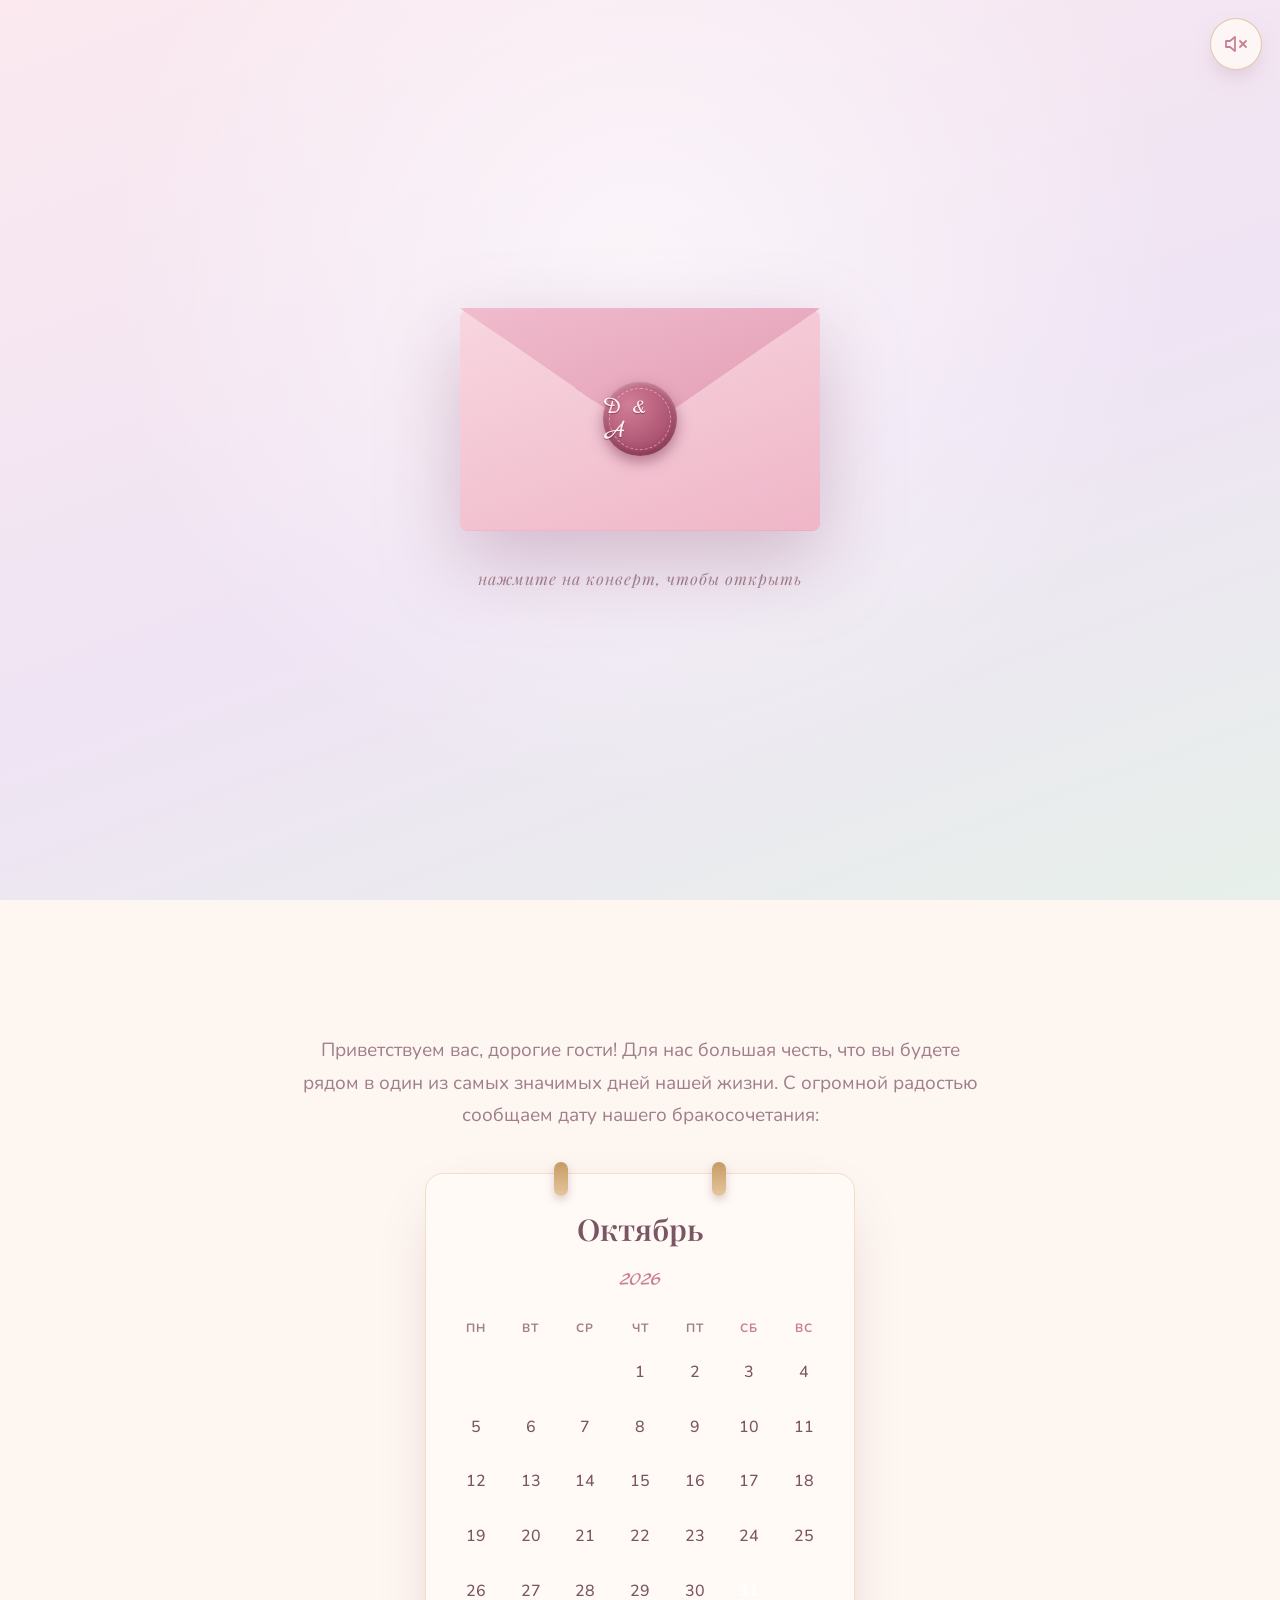
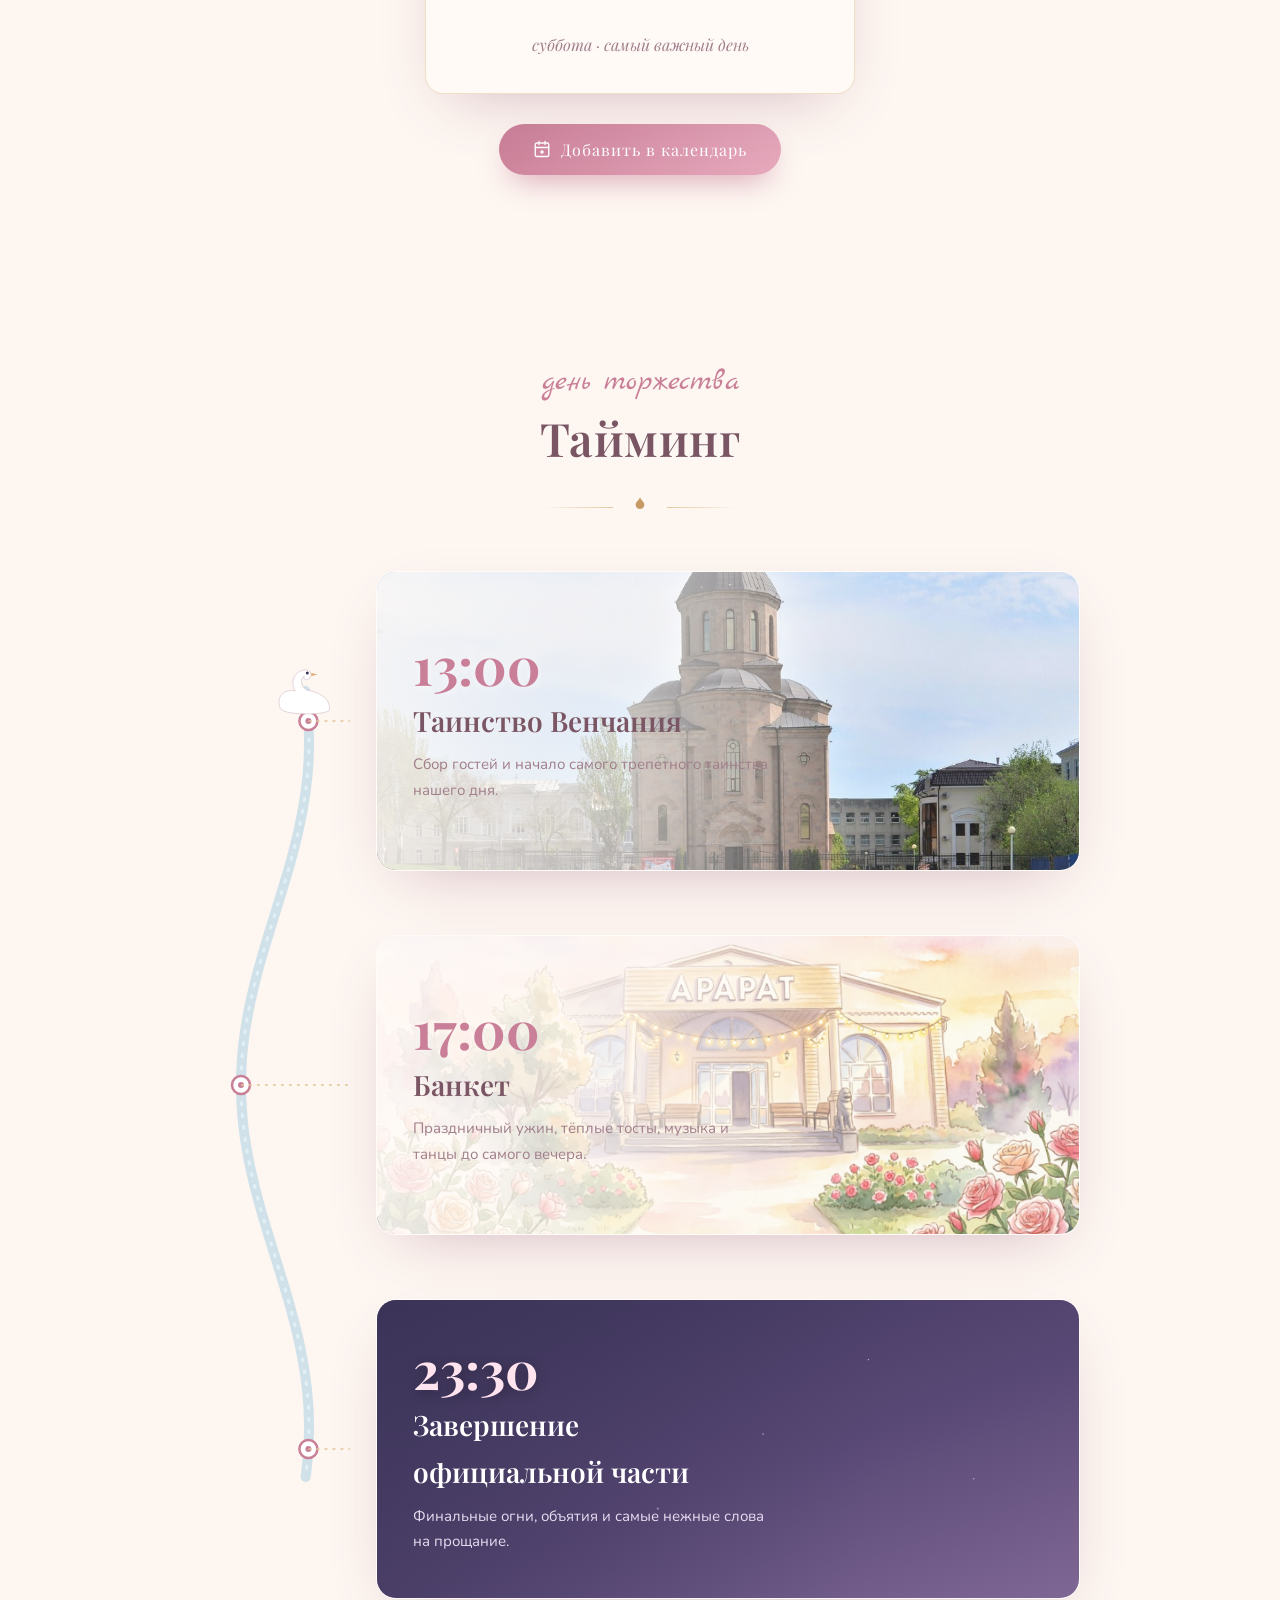
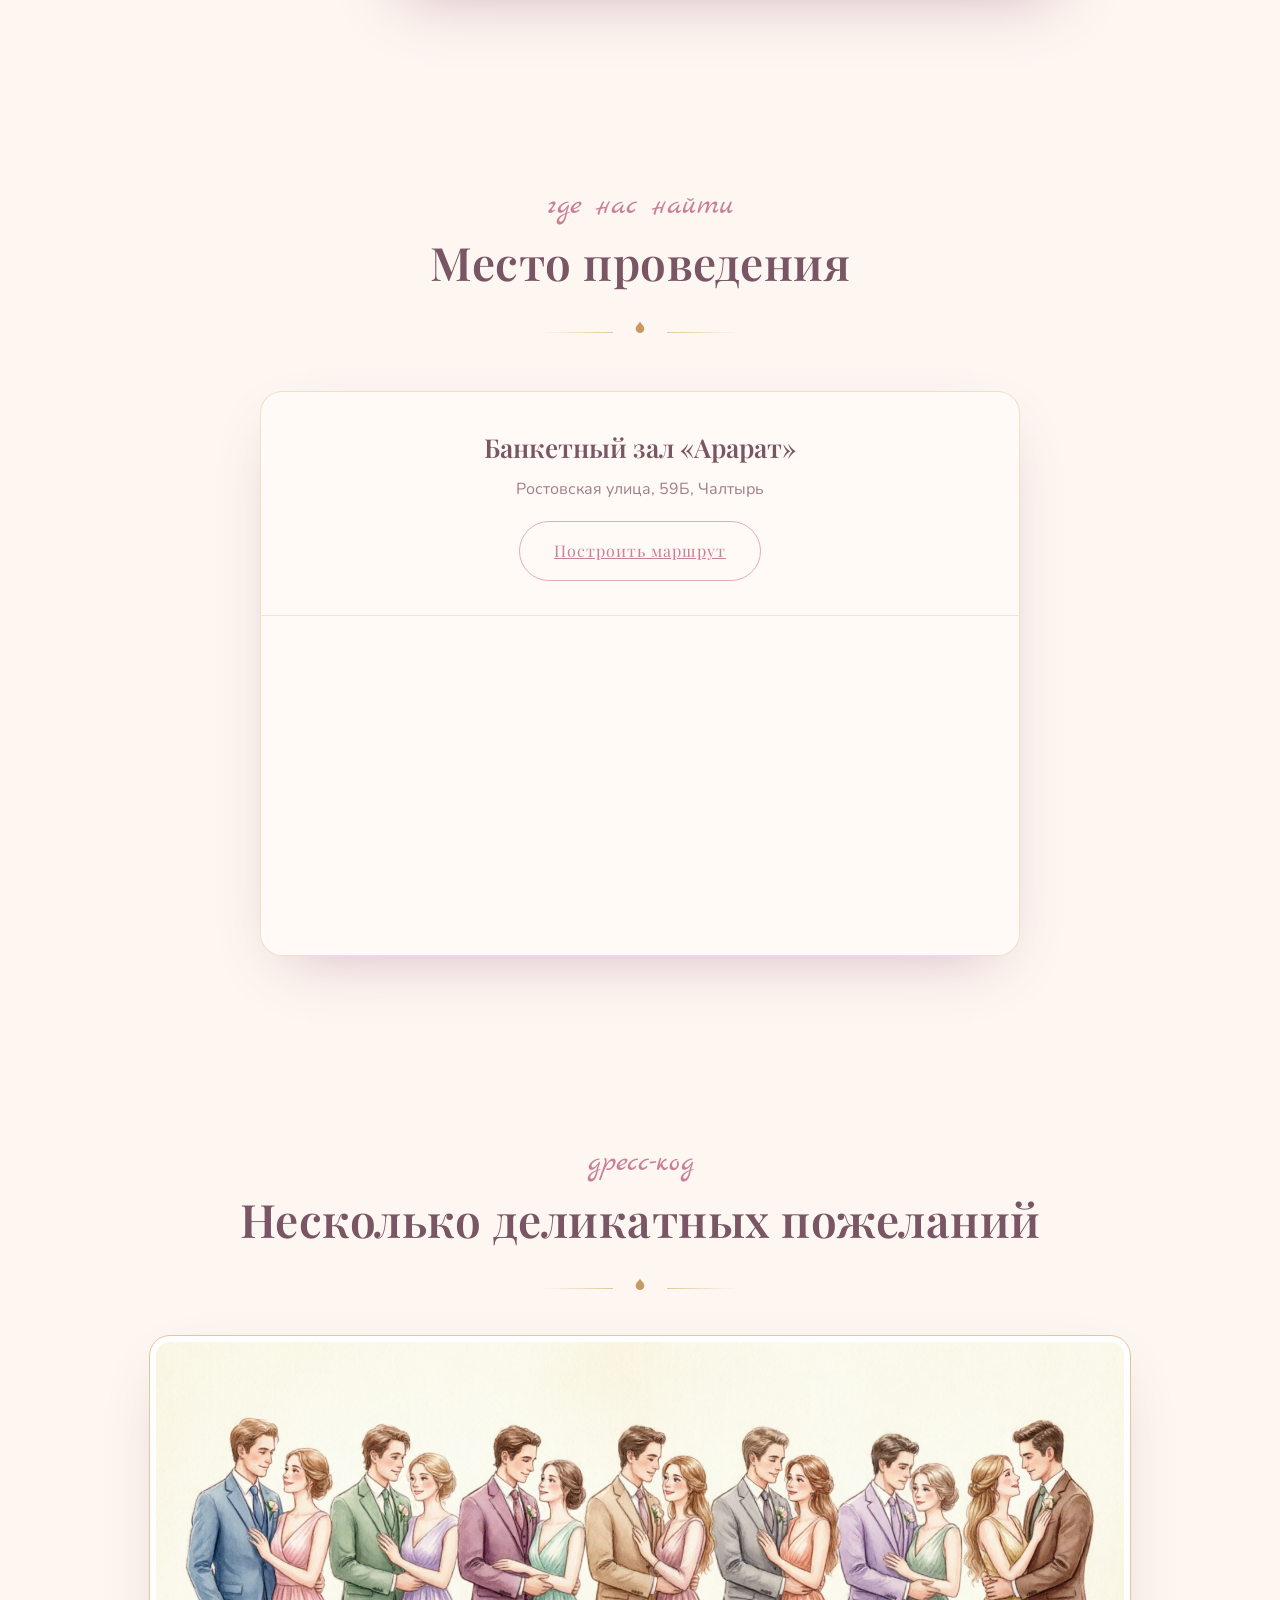
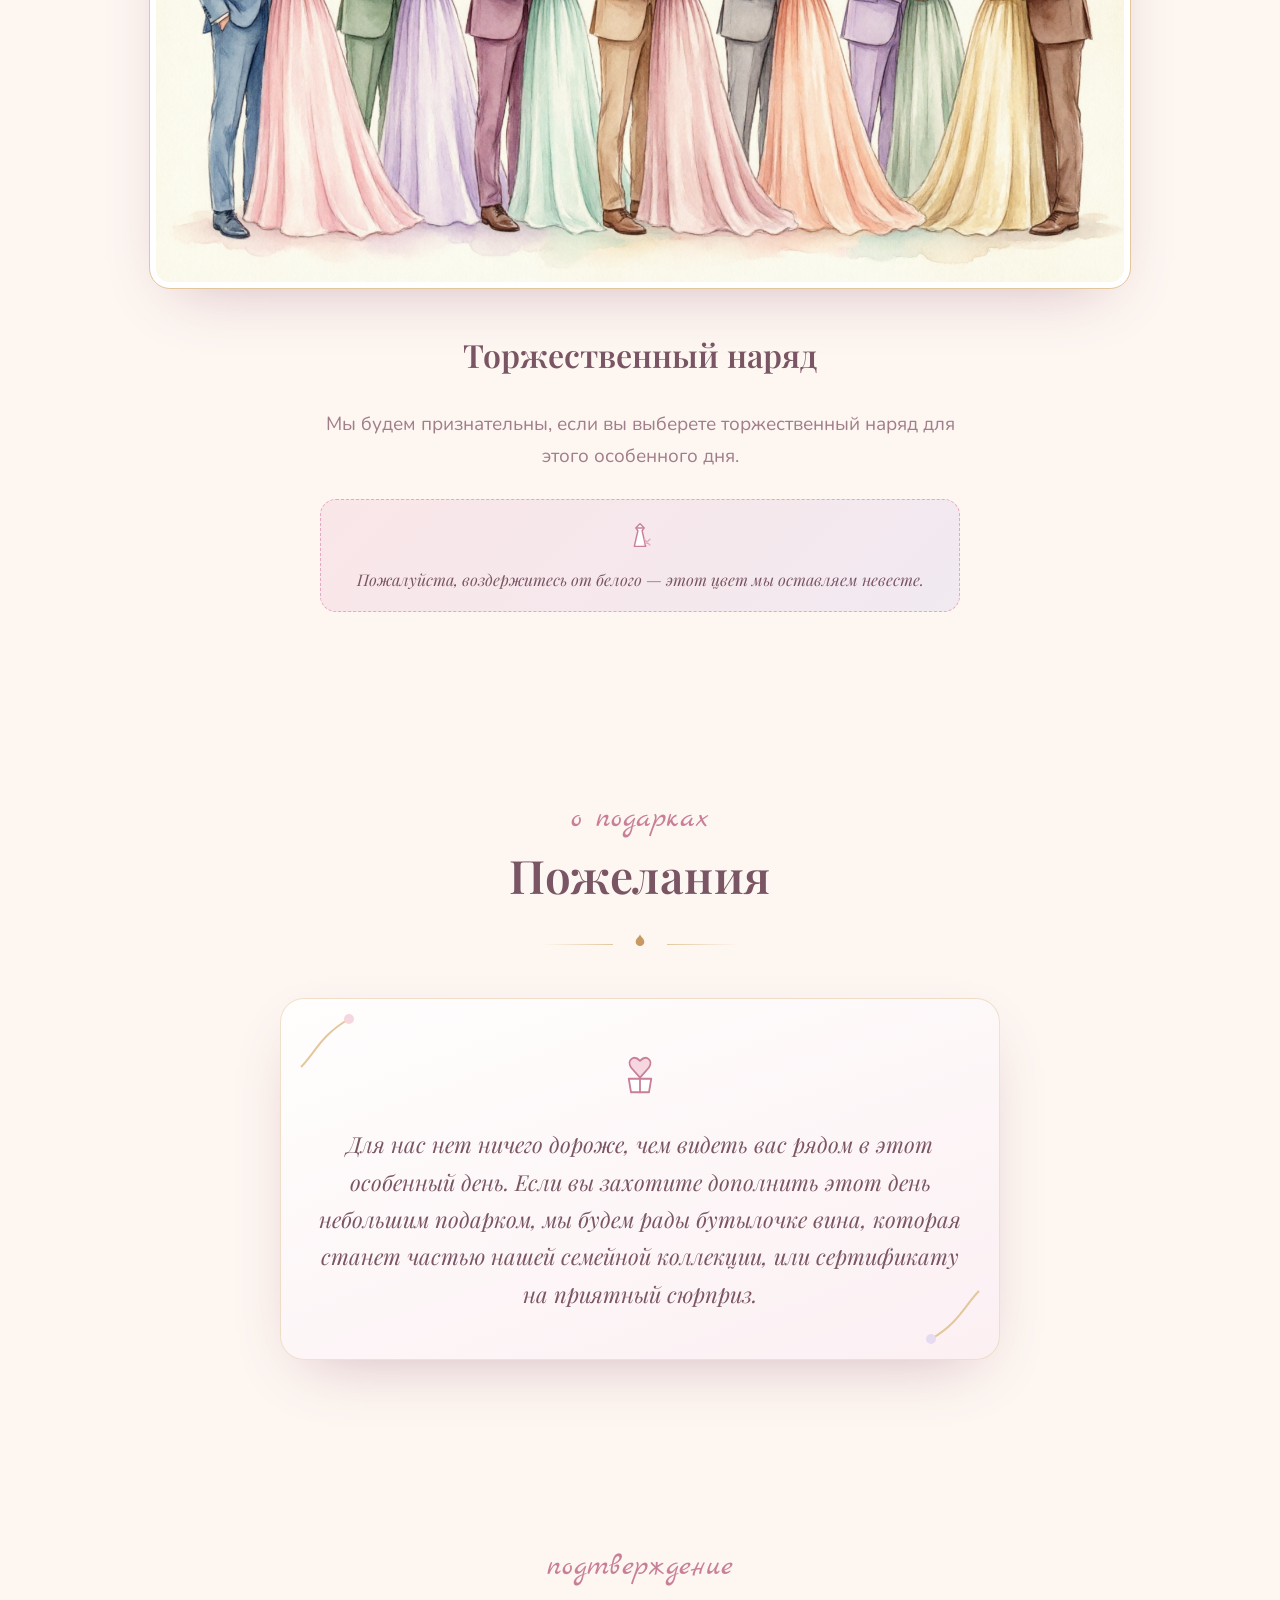
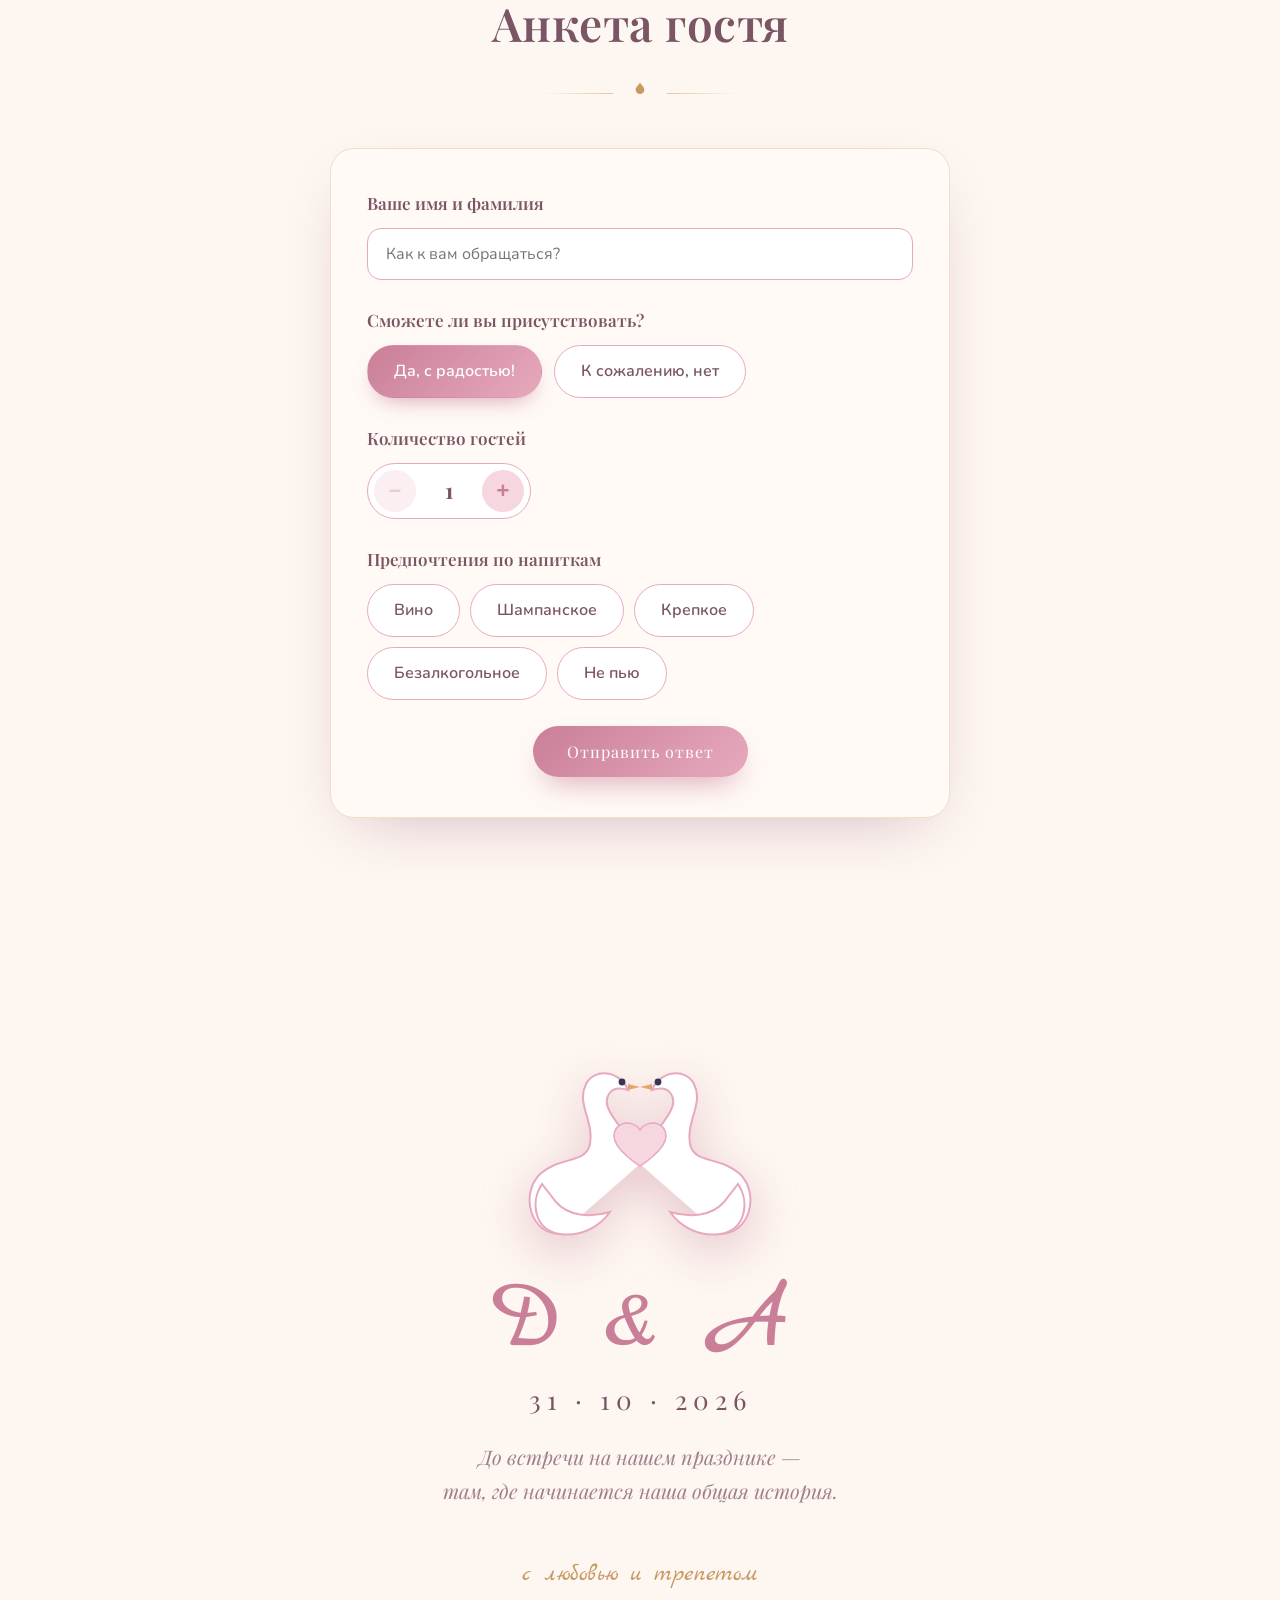
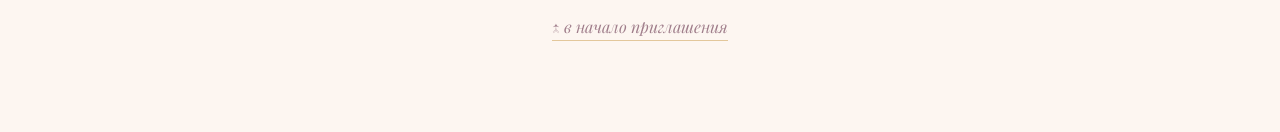
<file: indexold.html>
<!DOCTYPE html>
<html lang="ru">
<head>
<meta charset="UTF-8" />
<meta name="viewport" content="width=device-width, initial-scale=1.0" />
<title>Давид &amp; Алина — приглашение на свадьбу</title>
<link rel="preconnect" href="https://fonts.googleapis.com">
<link rel="preconnect" href="https://fonts.gstatic.com" crossorigin>
<link href="https://fonts.googleapis.com/css2?family=Marck+Script&family=Nunito:wght@300;400;500;600;700;800&family=Playfair+Display:ital,wght@0,400;0,500;0,600;0,700;1,400;1,500;1,600&display=swap" rel="stylesheet">
<style>
/* ============================================================
   ПАЛИТРА И БАЗА — нежная пастельная сказка
   ============================================================ */
:root{
  --cream:#fdf6f1;
  --paper:#fffaf6;
  --blush:#f6d6df;
  --blush-deep:#e7a9bd;
  --rose:#c97f97;
  --lav:#e6dcf1;
  --lav-deep:#b9a4d6;
  --mint:#d6ece1;
  --gold:#c79a63;
  --gold-soft:#e3c79b;
  --ink:#7a5563;
  --ink-soft:#a07e8b;
  --shadow:0 22px 60px -28px rgba(150,90,120,.45);
  --serif:'Playfair Display', Georgia, serif;
  --script:'Marck Script', cursive;
  --body:'Nunito', system-ui, sans-serif;
  --rail:150px;
}
*{box-sizing:border-box;margin:0;padding:0}
html{scroll-behavior:smooth}
body{
  font-family:var(--body);
  color:var(--ink);
  background:var(--cream);
  line-height:1.7;
  overflow-x:hidden;
  -webkit-font-smoothing:antialiased;
}
body.locked{overflow:hidden;height:100vh}

/* многослойный акварельный фон (не «аврора», а мягкие акварельные пятна по углам) */
body::before{
  content:"";position:fixed;inset:0;z-index:-2;pointer-events:none;
  background:
    radial-gradient(40vw 40vw at 8% 6%, rgba(246,214,223,.85), transparent 60%),
    radial-gradient(38vw 38vw at 95% 14%, rgba(230,220,241,.8), transparent 60%),
    radial-gradient(42vw 42vw at 88% 92%, rgba(214,236,225,.7), transparent 62%),
    radial-gradient(40vw 40vw at 6% 96%, rgba(246,214,223,.6), transparent 60%),
    linear-gradient(180deg,#fffaf6,#fdf2ee 40%,#fbf3f6);
}
body::after{ /* лёгкая бумажная зернистость */
  content:"";position:fixed;inset:0;z-index:-1;pointer-events:none;opacity:.04;
  background-image:radial-gradient(rgba(120,70,90,.6) .5px, transparent .6px);
  background-size:4px 4px;
}

/* падающие лепестки */
#petals{position:fixed;inset:0;z-index:1;pointer-events:none;overflow:hidden}
.petal{position:absolute;top:-8vh;width:16px;height:16px;
  background:radial-gradient(circle at 30% 30%, #ffe3ec, #f3b9cd);
  border-radius:80% 0 80% 0;opacity:.55;filter:blur(.2px);
  animation:fall linear infinite;}
@keyframes fall{
  0%{transform:translateY(-10vh) translateX(0) rotate(0)}
  50%{transform:translateY(50vh) translateX(40px) rotate(180deg)}
  100%{transform:translateY(110vh) translateX(-30px) rotate(360deg)}
}

/* ============================================================
   КНОПКА МУЗЫКИ (правый верхний угол)
   ============================================================ */
#musicToggle{
  position:fixed;top:18px;right:18px;z-index:200;
  width:52px;height:52px;border-radius:50%;cursor:pointer;
  border:1px solid rgba(199,154,99,.5);
  background:rgba(255,250,246,.78);backdrop-filter:blur(6px);
  display:grid;place-items:center;color:var(--rose);
  box-shadow:0 10px 26px -12px rgba(150,90,120,.55);
  transition:transform .35s ease, background .35s ease;
}
#musicToggle:hover{transform:scale(1.08) rotate(-6deg);background:#fff}
#musicToggle svg{width:24px;height:24px}
#musicToggle .ico-off{display:none}
#musicToggle.muted .ico-on{display:none}
#musicToggle.muted .ico-off{display:block}
#musicToggle.playing{animation:pulseRing 2.4s ease-out infinite}
@keyframes pulseRing{0%{box-shadow:0 0 0 0 rgba(201,127,151,.45)}70%{box-shadow:0 0 0 14px rgba(201,127,151,0)}100%{box-shadow:0 0 0 0 rgba(201,127,151,0)}}

/* ============================================================
   ИНТРО — конверт с сургучной печатью
   ============================================================ */
#intro{
  position:fixed;inset:0;z-index:150;display:grid;place-items:center;
  background:
    radial-gradient(60vw 60vw at 50% 30%, rgba(255,255,255,.6), transparent 70%),
    linear-gradient(160deg,#fbe9ef,#efe4f4 55%,#e7f0ea);
  transition:opacity 1.2s ease, visibility 1.2s ease;
}
#intro.fading{opacity:0;visibility:hidden}
.intro-wrap{display:flex;flex-direction:column;align-items:center;gap:34px;padding:20px}
.envelope{
  position:relative;width:min(86vw,360px);aspect-ratio:1.62/1;cursor:pointer;
  filter:drop-shadow(0 30px 40px rgba(150,90,120,.35));
  transition:transform .6s ease;
}
.envelope:hover{transform:translateY(-4px)}
.env-body{position:absolute;inset:0;border-radius:8px;z-index:1;
  background:linear-gradient(160deg,#f3c4d2,#e6a4b9);}
.env-letter{
  position:absolute;left:8%;right:8%;top:10%;bottom:8%;z-index:2;border-radius:6px;
  background:linear-gradient(180deg,#fffdf9,#fff4ee);
  border:1px solid var(--gold-soft);
  display:flex;flex-direction:column;align-items:center;justify-content:center;gap:4px;
  box-shadow:inset 0 0 0 6px rgba(227,199,155,.25);
  transition:transform .95s cubic-bezier(.2,.8,.2,1) .55s, z-index 0s .55s;
}
.env-letter-names{font-family:var(--script);font-size:clamp(34px,9vw,52px);color:var(--rose);line-height:1}
.env-letter-sub{font-family:var(--serif);font-style:italic;font-size:12px;letter-spacing:2px;color:var(--ink-soft);text-transform:uppercase}
.env-front{position:absolute;inset:0;z-index:3;border-radius:8px;
  background:linear-gradient(160deg,#f8d6e0,#efb6c8);
  clip-path:polygon(0 0, 50% 56%, 100% 0, 100% 100%, 0 100%);
  box-shadow:inset 0 2px 0 rgba(255,255,255,.5);}
.env-flap{position:absolute;left:0;right:0;top:0;height:56%;z-index:4;
  background:linear-gradient(160deg,#f0bccd,#e29bb2);
  clip-path:polygon(0 0, 100% 0, 50% 100%);
  transform-origin:top center;transition:transform .75s cubic-bezier(.4,0,.2,1), z-index 0s .4s;
  filter:drop-shadow(0 4px 5px rgba(150,90,120,.25));}
.seal{position:absolute;left:50%;top:50%;transform:translate(-50%,-50%);z-index:5;
  width:74px;height:74px;border-radius:50%;display:grid;place-items:center;
  background:radial-gradient(circle at 35% 30%, #d27e98, #a8506e 70%, #8f3f5c);
  box-shadow:0 6px 14px rgba(120,50,75,.5), inset 0 2px 4px rgba(255,255,255,.3), inset 0 -4px 8px rgba(80,20,40,.4);
  transition:opacity .5s ease .1s, transform .5s ease .1s;}
.seal::before{content:"";position:absolute;inset:6px;border-radius:50%;border:1px dashed rgba(255,230,235,.5)}
.seal span{font-family:var(--script);color:#ffeef3;font-size:24px;line-height:1;text-shadow:0 1px 1px rgba(80,20,40,.5)}
.hint{font-family:var(--serif);font-style:italic;color:var(--ink-soft);letter-spacing:1px;
  animation:hintPulse 2s ease-in-out infinite}
@keyframes hintPulse{0%,100%{opacity:.5;transform:translateY(0)}50%{opacity:1;transform:translateY(-3px)}}

/* открытие конверта */
.envelope.open .env-flap{transform:rotateX(180deg);z-index:0}
.envelope.open .seal{opacity:0;transform:translate(-50%,-50%) scale(.5)}
.envelope.open .env-letter{transform:translateY(-135px);z-index:6;transition:transform .95s cubic-bezier(.2,.8,.2,1) .5s, z-index 0s .5s}

/* ============================================================
   ОБЩИЕ БЛОКИ
   ============================================================ */
section{position:relative;z-index:2;padding:96px 22px}
.container{max-width:980px;margin:0 auto}
.eyebrow{font-family:var(--script);color:var(--rose);font-size:30px;text-align:center;line-height:1}
.h2{font-family:var(--serif);font-weight:600;color:var(--ink);text-align:center;
  font-size:clamp(28px,5vw,46px);letter-spacing:.5px;margin-top:2px;text-shadow:0 2px 10px rgba(255,255,255,.6)}
.divider{display:flex;align-items:center;justify-content:center;gap:14px;margin:18px auto 0;color:var(--gold)}
.divider .ln{height:1px;width:70px;background:linear-gradient(90deg,transparent,var(--gold-soft))}
.divider .ln.r{background:linear-gradient(90deg,var(--gold-soft),transparent)}
.divider svg{width:26px;height:26px}
.lead{font-size:clamp(16px,2.4vw,19px);text-align:center;color:var(--ink-soft);max-width:680px;margin:26px auto 0;font-weight:400}

/* scroll reveal */
.reveal{opacity:0;transform:translateY(42px);transition:opacity 1s cubic-bezier(.2,.7,.2,1), transform 1s cubic-bezier(.2,.7,.2,1)}
.reveal.visible{opacity:1;transform:none}

/* ============================================================
   HERO
   ============================================================ */
#hero{min-height:100vh;display:flex;flex-direction:column;align-items:center;justify-content:center;
  padding:120px 18px 60px;text-align:center;overflow:hidden}
.hero-head{position:relative;z-index:5;margin-bottom:30px}
.hero-names{font-family:var(--serif);font-style:italic;font-weight:600;color:var(--ink);
  font-size:clamp(40px,9vw,86px);line-height:1.05;text-shadow:0 4px 18px rgba(255,255,255,.7);
  opacity:0;transform:translateY(20px);transition:1.1s ease .2s}
.hero-sub{font-family:var(--serif);font-weight:400;letter-spacing:3px;text-transform:uppercase;
  color:var(--rose);font-size:clamp(12px,2.4vw,17px);margin-top:14px;
  opacity:0;transform:translateY(20px);transition:1.1s ease .5s}
body.revealed .hero-names,body.revealed .hero-sub{opacity:1;transform:none}

.photo-frame{position:relative;z-index:4;width:min(78vw,360px);aspect-ratio:3/4;
  border-radius:180px 180px 24px 24px;padding:10px;
  background:linear-gradient(160deg,#fff,#fbeef3);
  box-shadow:var(--shadow), 0 0 0 1px var(--gold-soft);
  opacity:0;transform:scale(.85);transition:1.3s cubic-bezier(.2,.8,.2,1) .7s}
body.revealed .photo-frame{opacity:1;transform:none}
.photo-frame::before{content:"";position:absolute;inset:18px;border:1px solid var(--gold-soft);
  border-radius:170px 170px 18px 18px;pointer-events:none}
.photo-frame img{width:100%;height:100%;object-fit:cover;border-radius:170px 170px 16px 16px;display:block}
.frame-sprig{position:absolute;width:90px;height:90px;z-index:6;opacity:0;transition:1s ease 1.2s}
body.revealed .frame-sprig{opacity:1}
.frame-sprig.tl{top:-26px;left:-30px}
.frame-sprig.br{bottom:-26px;right:-30px;transform:rotate(180deg)}

/* орхидеи по бокам (растут снизу вверх) */
.orchid{position:absolute;bottom:0;width:clamp(120px,22vw,230px);z-index:3;
  transform:scaleY(0);transform-origin:bottom center;transition:transform 1.6s cubic-bezier(.2,.8,.2,1)}
.orchid.left{left:0}
.orchid.right{right:0;transform:scaleY(0) scaleX(-1);transform-origin:bottom center}
body.revealed .orchid.left{transform:scaleY(1)}
body.revealed .orchid.right{transform:scaleY(1) scaleX(-1)}

/* лебеди, заплывающие снизу по бокам */
.swan-hero{position:absolute;bottom:14px;width:clamp(90px,15vw,150px);z-index:3;opacity:0;
  transition:transform 1.8s cubic-bezier(.2,.8,.2,1) 1s, opacity 1.4s ease 1s}
.swan-hero.left{left:6%;transform:translate(-220px,120px)}
.swan-hero.right{right:6%;transform:translate(220px,120px) scaleX(-1)}
body.revealed .swan-hero{opacity:1}
body.revealed .swan-hero.left{transform:translate(0,0)}
body.revealed .swan-hero.right{transform:translate(0,0) scaleX(-1)}

.scroll-cue{margin-top:38px;color:var(--ink-soft);font-family:var(--serif);font-style:italic;
  opacity:0;transition:1s ease 1.8s;z-index:5}
body.revealed .scroll-cue{opacity:.8;animation:bob 2.2s ease-in-out infinite 2s}
@keyframes bob{0%,100%{transform:translateY(0)}50%{transform:translateY(8px)}}

/* ============================================================
   БЛОК 2 — КАЛЕНДАРЬ
   ============================================================ */
.cal-page{max-width:430px;margin:42px auto 0;background:var(--paper);border-radius:18px;
  box-shadow:var(--shadow);padding:30px 26px 34px;position:relative;border:1px solid rgba(227,199,155,.5)}
.cal-page::before,.cal-page::after{content:"";position:absolute;top:-12px;width:14px;height:34px;border-radius:8px;
  background:linear-gradient(180deg,var(--gold),var(--gold-soft));box-shadow:0 4px 8px rgba(150,90,120,.3)}
.cal-page::before{left:30%}.cal-page::after{right:30%}
.cal-month{font-family:var(--serif);font-weight:600;font-size:30px;text-align:center;color:var(--ink);margin-bottom:4px}
.cal-year{font-family:var(--script);color:var(--rose);font-size:24px;text-align:center;margin-bottom:18px}
.cal-grid{display:grid;grid-template-columns:repeat(7,1fr);gap:6px}
.cal-dow{font-size:12px;letter-spacing:1px;text-transform:uppercase;color:var(--ink-soft);text-align:center;font-weight:700;padding-bottom:4px}
.cal-dow.we{color:var(--rose)}
.cal-day{aspect-ratio:1;display:grid;place-items:center;font-size:16px;color:var(--ink);border-radius:10px;font-weight:500}
.cal-day.empty{visibility:hidden}
.cal-day.today-mark{position:relative;color:#fff;font-weight:700}
.cal-heart{position:absolute;inset:-6px;width:calc(100% + 12px);height:calc(100% + 12px);z-index:-1}
.cal-foot{text-align:center;margin-top:16px;font-family:var(--serif);font-style:italic;color:var(--ink-soft)}

/* кнопки */
.btn{display:inline-flex;align-items:center;gap:10px;cursor:pointer;border:none;
  font-family:var(--serif);font-size:16px;letter-spacing:1px;color:#fff;
  padding:15px 34px;border-radius:40px;background:linear-gradient(135deg,var(--rose),var(--blush-deep));
  box-shadow:0 14px 30px -12px rgba(201,127,151,.8);transition:transform .3s ease, box-shadow .3s ease, filter .3s}
.btn:hover{transform:translateY(-3px);box-shadow:0 20px 38px -12px rgba(201,127,151,.9);filter:brightness(1.04)}
.btn:active{transform:translateY(-1px)}
.btn.ghost{background:transparent;color:var(--rose);border:1px solid var(--blush-deep);box-shadow:none}
.btn.ghost:hover{background:rgba(246,214,223,.4)}
.btn svg{width:18px;height:18px}
.cal-cta{text-align:center;margin-top:30px}

/* ============================================================
   БЛОК 3 — ТАЙМИНГ С РЕКОЙ
   ============================================================ */
.timeline{position:relative;max-width:880px;margin:50px auto 0}
.river-wrap{position:absolute;left:0;top:0;height:100%;width:var(--rail);z-index:1}
#riverSvg{width:100%;height:100%;overflow:visible}
.tl-list{margin-left:calc(var(--rail) + 26px);display:flex;flex-direction:column;gap:64px;position:relative;z-index:2}
.tl-item{position:relative;border-radius:20px;overflow:hidden;min-height:300px;
  display:flex;align-items:center;box-shadow:var(--shadow);border:1px solid rgba(255,255,255,.6)}
.tl-item .bg{position:absolute;inset:0;background-size:cover;background-position:center;transform:scale(1.05);transition:transform 6s ease}
.tl-item:hover .bg{transform:scale(1.12)}
.tl-item .scrim{position:absolute;inset:0;
  background:linear-gradient(100deg, rgba(255,250,246,.92) 0%, rgba(255,250,246,.7) 38%, rgba(255,250,246,.12) 75%)}
.tl-3 .bg{background:linear-gradient(160deg,#3a3357,#5b4a78 55%,#8a6f9e)}
.tl-3 .stars{position:absolute;inset:0;background-image:
  radial-gradient(1.4px 1.4px at 20% 30%, #fff, transparent),
  radial-gradient(1.2px 1.2px at 70% 20%, #fff, transparent),
  radial-gradient(1.6px 1.6px at 40% 70%, #fff, transparent),
  radial-gradient(1.2px 1.2px at 85% 60%, #fff, transparent),
  radial-gradient(1.3px 1.3px at 55% 45%, #fff, transparent);
  opacity:.7;animation:twinkle 4s ease-in-out infinite}
@keyframes twinkle{0%,100%{opacity:.4}50%{opacity:.85}}
.tl-3 .scrim{background:linear-gradient(100deg, rgba(58,51,87,.55), rgba(58,51,87,.1) 70%)}
.tl-card{position:relative;padding:34px 36px;max-width:62%}
.tl-time{font-family:var(--serif);font-weight:700;font-size:clamp(34px,6vw,52px);color:var(--rose);line-height:1;text-shadow:0 2px 8px rgba(255,255,255,.6)}
.tl-3 .tl-time{color:#ffe3ef;text-shadow:0 2px 12px rgba(0,0,0,.3)}
.tl-title{font-family:var(--serif);font-weight:600;font-size:clamp(20px,3.4vw,28px);color:var(--ink);margin-top:6px}
.tl-3 .tl-title{color:#fff}
.tl-desc{margin-top:8px;color:var(--ink-soft);font-size:15px}
.tl-3 .tl-desc{color:#e7dcf1}
.swan-sway{animation:sway 3s ease-in-out infinite;transform-origin:center}
@keyframes sway{0%,100%{transform:translateY(0) rotate(-2deg)}50%{transform:translateY(-3px) rotate(2deg)}}

/* ============================================================
   БЛОК 4 — МЕСТО ПРОВЕДЕНИЯ
   ============================================================ */
.place-card{max-width:760px;margin:46px auto 0;background:var(--paper);border-radius:22px;overflow:hidden;
  box-shadow:var(--shadow);border:1px solid rgba(227,199,155,.5)}
.place-info{padding:34px 30px;text-align:center}
.place-name{font-family:var(--serif);font-weight:600;font-size:26px;color:var(--ink)}
.place-addr{color:var(--ink-soft);margin-top:6px;font-size:16px}
.place-map{position:relative;height:340px;border-top:1px solid rgba(227,199,155,.4)}
.place-map iframe{width:100%;height:100%;border:0;filter:saturate(.9) contrast(.96)}
.place-route{margin-top:18px}

/* ============================================================
   БЛОК 5 — ДРЕСС-КОД
   ============================================================ */
.dc-img{width:100%;max-width:1000px;margin:34px auto 0;display:block;border-radius:20px;
  box-shadow:var(--shadow);border:6px solid #fff;outline:1px solid var(--gold-soft)}
.dc-sub{font-family:var(--serif);font-weight:600;font-size:clamp(22px,4vw,32px);text-align:center;color:var(--ink);margin-top:40px}
.dc-note{display:flex;align-items:center;justify-content:center;gap:14px;flex-wrap:wrap;
  margin:26px auto 0;max-width:640px;padding:18px 26px;border-radius:16px;
  background:linear-gradient(135deg,rgba(246,214,223,.5),rgba(230,220,241,.5));
  border:1px dashed var(--blush-deep);color:var(--ink);font-style:italic;font-family:var(--serif)}
.dc-note svg{width:34px;height:34px;flex:0 0 auto}

/* ============================================================
   БЛОК 6 — ПОЖЕЛАНИЯ
   ============================================================ */
.wish-card{max-width:720px;margin:40px auto 0;text-align:center;padding:46px 38px;border-radius:24px;
  background:linear-gradient(160deg,rgba(255,255,255,.85),rgba(251,238,243,.85));
  box-shadow:var(--shadow);border:1px solid rgba(227,199,155,.5);position:relative}
.wish-card .orn{position:absolute;width:60px;height:60px;color:var(--gold-soft)}
.wish-card .orn.a{top:14px;left:14px}.wish-card .orn.b{bottom:14px;right:14px;transform:rotate(180deg)}
.wish-text{font-family:var(--serif);font-style:italic;font-size:clamp(17px,2.6vw,22px);color:var(--ink);line-height:1.7}
.wish-ico{width:54px;height:54px;color:var(--rose);margin:0 auto 18px}

/* ============================================================
   БЛОК 7 — АНКЕТА ГОСТЯ
   ============================================================ */
.form-card{max-width:620px;margin:42px auto 0;background:var(--paper);border-radius:24px;padding:40px 36px;
  box-shadow:var(--shadow);border:1px solid rgba(227,199,155,.5)}
.field{margin-bottom:26px}
.field > label{display:block;font-family:var(--serif);font-weight:600;color:var(--ink);margin-bottom:10px;font-size:17px}
.input{width:100%;padding:14px 18px;border-radius:14px;border:1px solid var(--blush-deep);
  background:#fff;font-family:var(--body);font-size:16px;color:var(--ink);transition:border .3s, box-shadow .3s}
.input:focus{outline:none;border-color:var(--rose);box-shadow:0 0 0 4px rgba(201,127,151,.15)}
.pills{display:flex;gap:12px;flex-wrap:wrap}
.pill{position:relative}
.pill input{position:absolute;opacity:0;inset:0;cursor:pointer}
.pill span{display:inline-block;padding:12px 26px;border-radius:30px;border:1px solid var(--blush-deep);
  background:#fff;color:var(--ink);font-weight:600;cursor:pointer;transition:.3s}
.pill input:checked + span{background:linear-gradient(135deg,var(--rose),var(--blush-deep));color:#fff;border-color:transparent;box-shadow:0 10px 22px -10px rgba(201,127,151,.8)}
.counter{display:inline-flex;align-items:center;gap:18px;background:#fff;border:1px solid var(--blush-deep);border-radius:40px;padding:6px}
.cnt-btn{width:42px;height:42px;border-radius:50%;border:none;cursor:pointer;font-size:22px;line-height:1;
  background:var(--blush);color:var(--rose);font-weight:700;transition:.25s}
.cnt-btn:hover:not(:disabled){background:var(--blush-deep);color:#fff}
.cnt-btn:disabled{opacity:.4;cursor:not-allowed}
#cntVal{min-width:30px;text-align:center;font-family:var(--serif);font-weight:700;font-size:22px;color:var(--ink)}
.alc-grid{display:flex;flex-wrap:wrap;gap:10px}
.form-thanks{text-align:center;padding:30px 10px}
.form-thanks h3{font-family:var(--serif);font-size:30px;color:var(--rose);margin-bottom:10px}
.form-thanks p{color:var(--ink-soft)}

/* ============================================================
   ФИНАЛ — лебеди-сердце
   ============================================================ */
#finale{padding:120px 22px 90px;text-align:center;position:relative;overflow:hidden}
.fin-heart{width:min(70vw,300px);margin:0 auto;color:var(--rose);filter:drop-shadow(0 14px 24px rgba(201,127,151,.4))}
.fin-names{font-family:var(--script);font-size:clamp(48px,12vw,96px);color:var(--rose);line-height:1;margin-top:10px}
.fin-date{font-family:var(--serif);letter-spacing:6px;color:var(--ink);font-size:clamp(18px,4vw,26px);margin-top:8px}
.fin-msg{font-family:var(--serif);font-style:italic;color:var(--ink-soft);margin-top:18px;font-size:clamp(16px,3vw,20px)}
.fin-foot{margin-top:46px;font-family:var(--script);color:var(--gold);font-size:24px}
.to-top{display:inline-block;margin-top:18px;color:var(--ink-soft);text-decoration:none;font-family:var(--serif);font-style:italic;border-bottom:1px solid var(--gold-soft)}

/* ============================================================
   АДАПТИВ
   ============================================================ */
@media (max-width:760px){
  :root{--rail:64px}
  section{padding:72px 16px}
  .tl-list{margin-left:calc(var(--rail) + 14px);gap:48px}
  .tl-card{max-width:100%;padding:24px 20px}
  .tl-item .scrim{background:linear-gradient(180deg, rgba(255,250,246,.94), rgba(255,250,246,.6))}
  .tl-3 .scrim{background:linear-gradient(180deg, rgba(58,51,87,.6), rgba(58,51,87,.35))}
  .orchid{width:110px}
  .swan-hero{display:none}
}
@media (prefers-reduced-motion:reduce){
  *{animation-duration:.001s!important;transition-duration:.2s!important}
  .petal{display:none}
}
</style>
</head>
<body class="locked">

<!-- падающие лепестки -->
<div id="petals" aria-hidden="true"></div>

<!-- кнопка музыки -->
<button id="musicToggle" class="muted" aria-label="Включить или выключить музыку" title="Музыка">
  <svg class="ico-on" viewBox="0 0 24 24" fill="none" stroke="currentColor" stroke-width="1.8" stroke-linecap="round" stroke-linejoin="round"><path d="M11 5 6 9H2v6h4l5 4V5z"/><path d="M15.5 8.5a5 5 0 0 1 0 7"/><path d="M19 5a9 9 0 0 1 0 14"/></svg>
  <svg class="ico-off" viewBox="0 0 24 24" fill="none" stroke="currentColor" stroke-width="1.8" stroke-linecap="round" stroke-linejoin="round"><path d="M11 5 6 9H2v6h4l5 4V5z"/><line x1="22" y1="9" x2="16" y2="15"/><line x1="16" y1="9" x2="22" y2="15"/></svg>
</button>

<!-- ===================== ИНТРО ===================== -->
<div id="intro">
  <div class="intro-wrap">
    <div class="envelope" id="envelope" role="button" tabindex="0" aria-label="Открыть приглашение">
      <div class="env-letter">
        <span class="env-letter-names">Д &amp; А</span>
        <span class="env-letter-sub">приглашение</span>
      </div>
      <div class="env-body"></div>
      <div class="env-front"></div>
      <div class="env-flap"></div>
      <div class="seal"><span>Д &amp; А</span></div>
    </div>
    <p class="hint" id="hint">нажмите на конверт, чтобы открыть</p>
  </div>
</div>

<!-- ===================== HERO ===================== -->
<header id="hero">
  <!-- орхидея слева -->
  <svg class="orchid left" viewBox="0 0 200 360" aria-hidden="true">
    <path d="M100 360 C96 300 92 240 100 180 C106 130 96 90 100 50" fill="none" stroke="#9bbf9a" stroke-width="4"/>
    <g fill="#ffffff" stroke="#f0cdd9" stroke-width="1.4">
      <g transform="translate(100,60)"><ellipse cx="0" cy="-16" rx="9" ry="16"/><ellipse cx="-15" cy="6" rx="15" ry="9" transform="rotate(-30 -15 6)"/><ellipse cx="15" cy="6" rx="15" ry="9" transform="rotate(30 15 6)"/><ellipse cx="-9" cy="14" rx="11" ry="8" transform="rotate(20 -9 14)"/><ellipse cx="9" cy="14" rx="11" ry="8" transform="rotate(-20 9 14)"/><circle cx="0" cy="2" r="6" fill="#f3b9cd" stroke="none"/></g>
      <g transform="translate(78,130) scale(.85)"><ellipse cx="0" cy="-16" rx="9" ry="16"/><ellipse cx="-15" cy="6" rx="15" ry="9" transform="rotate(-30 -15 6)"/><ellipse cx="15" cy="6" rx="15" ry="9" transform="rotate(30 15 6)"/><ellipse cx="-9" cy="14" rx="11" ry="8"/><ellipse cx="9" cy="14" rx="11" ry="8"/><circle cx="0" cy="2" r="6" fill="#f3b9cd" stroke="none"/></g>
      <g transform="translate(118,200) scale(.9)"><ellipse cx="0" cy="-16" rx="9" ry="16"/><ellipse cx="-15" cy="6" rx="15" ry="9" transform="rotate(-30 -15 6)"/><ellipse cx="15" cy="6" rx="15" ry="9" transform="rotate(30 15 6)"/><ellipse cx="-9" cy="14" rx="11" ry="8"/><ellipse cx="9" cy="14" rx="11" ry="8"/><circle cx="0" cy="2" r="6" fill="#f3b9cd" stroke="none"/></g>
      <g transform="translate(86,270) scale(.75)"><ellipse cx="0" cy="-16" rx="9" ry="16"/><ellipse cx="-15" cy="6" rx="15" ry="9" transform="rotate(-30 -15 6)"/><ellipse cx="15" cy="6" rx="15" ry="9" transform="rotate(30 15 6)"/><circle cx="0" cy="2" r="6" fill="#f3b9cd" stroke="none"/></g>
    </g>
    <g fill="#bfe0c4"><ellipse cx="70" cy="320" rx="34" ry="12" transform="rotate(-25 70 320)"/><ellipse cx="128" cy="330" rx="34" ry="12" transform="rotate(25 128 330)"/></g>
  </svg>
  <!-- орхидея справа -->
  <svg class="orchid right" viewBox="0 0 200 360" aria-hidden="true">
    <path d="M100 360 C96 300 92 240 100 180 C106 130 96 90 100 50" fill="none" stroke="#9bbf9a" stroke-width="4"/>
    <g fill="#ffffff" stroke="#f0cdd9" stroke-width="1.4">
      <g transform="translate(100,70)"><ellipse cx="0" cy="-16" rx="9" ry="16"/><ellipse cx="-15" cy="6" rx="15" ry="9" transform="rotate(-30 -15 6)"/><ellipse cx="15" cy="6" rx="15" ry="9" transform="rotate(30 15 6)"/><ellipse cx="-9" cy="14" rx="11" ry="8"/><ellipse cx="9" cy="14" rx="11" ry="8"/><circle cx="0" cy="2" r="6" fill="#f3b9cd" stroke="none"/></g>
      <g transform="translate(120,140) scale(.85)"><ellipse cx="0" cy="-16" rx="9" ry="16"/><ellipse cx="-15" cy="6" rx="15" ry="9" transform="rotate(-30 -15 6)"/><ellipse cx="15" cy="6" rx="15" ry="9" transform="rotate(30 15 6)"/><circle cx="0" cy="2" r="6" fill="#f3b9cd" stroke="none"/></g>
      <g transform="translate(82,210) scale(.9)"><ellipse cx="0" cy="-16" rx="9" ry="16"/><ellipse cx="-15" cy="6" rx="15" ry="9" transform="rotate(-30 -15 6)"/><ellipse cx="15" cy="6" rx="15" ry="9" transform="rotate(30 15 6)"/><circle cx="0" cy="2" r="6" fill="#f3b9cd" stroke="none"/></g>
      <g transform="translate(112,280) scale(.75)"><ellipse cx="0" cy="-16" rx="9" ry="16"/><ellipse cx="-15" cy="6" rx="15" ry="9" transform="rotate(-30 -15 6)"/><ellipse cx="15" cy="6" rx="15" ry="9" transform="rotate(30 15 6)"/><circle cx="0" cy="2" r="6" fill="#f3b9cd" stroke="none"/></g>
    </g>
    <g fill="#bfe0c4"><ellipse cx="70" cy="320" rx="34" ry="12" transform="rotate(-25 70 320)"/><ellipse cx="128" cy="330" rx="34" ry="12" transform="rotate(25 128 330)"/></g>
  </svg>

  <!-- лебеди hero -->
  <svg class="swan-hero left" viewBox="0 0 160 120" aria-hidden="true"><g fill="#ffffff" stroke="#e7cdd6" stroke-width="1.2"><path d="M30 95 C20 70 40 55 60 60 C50 45 55 22 78 18 C92 16 96 30 86 36 C80 40 76 36 78 30 C70 34 70 48 82 58 C110 62 132 78 128 98 C126 108 40 110 30 95 Z"/><circle cx="84" cy="24" r="3" fill="#3a3357" stroke="none"/><path d="M92 24 L104 27 L92 30 Z" fill="#e0a96b" stroke="none"/></g></svg>
  <svg class="swan-hero right" viewBox="0 0 160 120" aria-hidden="true"><g fill="#ffffff" stroke="#e7cdd6" stroke-width="1.2"><path d="M30 95 C20 70 40 55 60 60 C50 45 55 22 78 18 C92 16 96 30 86 36 C80 40 76 36 78 30 C70 34 70 48 82 58 C110 62 132 78 128 98 C126 108 40 110 30 95 Z"/><circle cx="84" cy="24" r="3" fill="#3a3357" stroke="none"/><path d="M92 24 L104 27 L92 30 Z" fill="#e0a96b" stroke="none"/></g></svg>

  <div class="hero-head">
    <h1 class="hero-names">Давид и&nbsp;Алина</h1>
    <p class="hero-sub">приглашают вас стать гостями их свадебного торжества</p>
  </div>

  <div class="photo-frame">
    <svg class="frame-sprig tl" viewBox="0 0 100 100" aria-hidden="true"><g fill="none" stroke="#c79a63" stroke-width="2"><path d="M8 92 C30 70 40 40 92 8"/><path d="M40 60 C50 50 64 52 70 44"/><path d="M55 40 C62 32 76 34 82 26"/></g><g fill="#f6d6df"><circle cx="92" cy="8" r="7"/><circle cx="70" cy="44" r="5"/><circle cx="82" cy="26" r="5"/></g></svg>
    <img src="assets/couple.jpg" alt="Давид и Алина" />
    <svg class="frame-sprig br" viewBox="0 0 100 100" aria-hidden="true"><g fill="none" stroke="#c79a63" stroke-width="2"><path d="M8 92 C30 70 40 40 92 8"/><path d="M40 60 C50 50 64 52 70 44"/><path d="M55 40 C62 32 76 34 82 26"/></g><g fill="#e6dcf1"><circle cx="92" cy="8" r="7"/><circle cx="70" cy="44" r="5"/><circle cx="82" cy="26" r="5"/></g></svg>
  </div>

  <div class="scroll-cue">листайте вниз ↓</div>
</header>

<!-- ===================== БЛОК 2 — ДАТА ===================== -->
<section id="date">
  <div class="container">
    <p class="lead reveal" style="margin-top:0">
      Приветствуем вас, дорогие гости! Для нас большая честь, что вы будете рядом в один из самых значимых дней нашей жизни. С огромной радостью сообщаем дату нашего бракосочетания:
    </p>

    <div class="cal-page reveal">
      <div class="cal-month">Октябрь</div>
      <div class="cal-year">2026</div>
      <div class="cal-grid" id="calGrid"></div>
      <div class="cal-foot">суббота · самый важный день</div>
    </div>

    <div class="cal-cta reveal">
      <button class="btn" id="addCal">
        <svg viewBox="0 0 24 24" fill="none" stroke="currentColor" stroke-width="1.8" stroke-linecap="round" stroke-linejoin="round"><rect x="3" y="4" width="18" height="18" rx="2"/><line x1="16" y1="2" x2="16" y2="6"/><line x1="8" y1="2" x2="8" y2="6"/><line x1="3" y1="10" x2="21" y2="10"/><line x1="12" y1="14" x2="12" y2="18"/><line x1="10" y1="16" x2="14" y2="16"/></svg>
        Добавить в календарь
      </button>
    </div>
  </div>
</section>

<!-- ===================== БЛОК 3 — ТАЙМИНГ ===================== -->
<section id="timing">
  <div class="container">
    <p class="eyebrow reveal">день торжества</p>
    <h2 class="h2 reveal">Тайминг</h2>
    <div class="divider reveal"><span class="ln"></span><svg viewBox="0 0 24 24" fill="currentColor"><path d="M12 2c1 3 4 4 4 7a4 4 0 0 1-8 0c0-3 3-4 4-7z"/></svg><span class="ln r"></span></div>

    <div class="timeline reveal" id="timeline">
      <div class="river-wrap">
        <svg id="riverSvg" preserveAspectRatio="none">
          <path id="riverPath" fill="none" stroke="#bcd9e6" stroke-width="10" stroke-linecap="round" opacity=".7"/>
          <path id="riverPath2" fill="none" stroke="#e3f1f7" stroke-width="3" stroke-linecap="round" stroke-dasharray="2 10" opacity=".9"/>
          <g id="riverNodes"></g>
          <g id="riverSwan"><g class="swan-sway">
            <g transform="scale(.5) translate(-80,-60)" fill="#ffffff" stroke="#d8c3cc" stroke-width="1.4">
              <path d="M30 95 C20 70 40 55 60 60 C50 45 55 22 78 18 C92 16 96 30 86 36 C80 40 76 36 78 30 C70 34 70 48 82 58 C110 62 132 78 128 98 C126 108 40 110 30 95 Z"/>
              <circle cx="84" cy="24" r="3" fill="#3a3357" stroke="none"/>
              <path d="M92 24 L104 27 L92 30 Z" fill="#e0a96b" stroke="none"/>
            </g>
          </g></g>
        </svg>
      </div>

      <div class="tl-list">
        <article class="tl-item tl-1">
          <div class="bg" style="background-image:url('assets/church.jpg')"></div>
          <div class="scrim"></div>
          <div class="tl-card">
            <div class="tl-time">13:00</div>
            <h3 class="tl-title">Таинство Венчания</h3>
            <p class="tl-desc">Сбор гостей и начало самого трепетного таинства нашего дня.</p>
          </div>
        </article>

        <article class="tl-item tl-2">
          <div class="bg" style="background-image:url('assets/restaurant.jpg')"></div>
          <div class="scrim"></div>
          <div class="tl-card">
            <div class="tl-time">17:00</div>
            <h3 class="tl-title">Банкет</h3>
            <p class="tl-desc">Праздничный ужин, тёплые тосты, музыка и танцы до самого вечера.</p>
          </div>
        </article>

        <article class="tl-item tl-3">
          <div class="bg"></div><div class="stars"></div>
          <div class="scrim"></div>
          <div class="tl-card">
            <div class="tl-time">23:30</div>
            <h3 class="tl-title">Завершение официальной части</h3>
            <p class="tl-desc">Финальные огни, объятия и самые нежные слова на прощание.</p>
          </div>
        </article>
      </div>
    </div>
  </div>
</section>

<!-- ===================== БЛОК 4 — МЕСТО ===================== -->
<section id="place">
  <div class="container">
    <p class="eyebrow reveal">где нас найти</p>
    <h2 class="h2 reveal">Место проведения</h2>
    <div class="divider reveal"><span class="ln"></span><svg viewBox="0 0 24 24" fill="currentColor"><path d="M12 2c1 3 4 4 4 7a4 4 0 0 1-8 0c0-3 3-4 4-7z"/></svg><span class="ln r"></span></div>

    <div class="place-card reveal">
      <div class="place-info">
        <div class="place-name">Банкетный зал «Арарат»</div>
        <div class="place-addr">Ростовская улица, 59Б, Чалтырь</div>
        <a class="btn ghost place-route" target="_blank" rel="noopener"
           href="https://yandex.ru/maps/?text=Ростовская+улица,+59Б,+Чалтырь">Построить маршрут</a>
      </div>
      <div class="place-map">
        <!-- Координаты приблизительные. Замените значения ll= (долгота,широта) и pt= (долгота,широта) на точные -->
        <iframe
          src="https://yandex.ru/map-widget/v1/?ll=39.4812%2C47.2792&z=17&pt=39.4812,47.2792,pm2rdm"
          title="Банкетный зал Арарат на карте" loading="lazy"
          referrerpolicy="no-referrer-when-downgrade"></iframe>
      </div>
    </div>
  </div>
</section>

<!-- ===================== БЛОК 5 — ДРЕСС-КОД ===================== -->
<section id="dresscode">
  <div class="container">
    <p class="eyebrow reveal">дресс-код</p>
    <h2 class="h2 reveal">Несколько деликатных пожеланий</h2>
    <div class="divider reveal"><span class="ln"></span><svg viewBox="0 0 24 24" fill="currentColor"><path d="M12 2c1 3 4 4 4 7a4 4 0 0 1-8 0c0-3 3-4 4-7z"/></svg><span class="ln r"></span></div>

    <img class="dc-img reveal" src="assets/dresscode.png" alt="Варианты торжественных нарядов для гостей" />

    <h3 class="dc-sub reveal">Торжественный наряд</h3>
    <p class="lead reveal">Мы будем признательны, если вы выберете торжественный наряд для этого особенного дня.</p>

    <div class="dc-note reveal">
      <svg viewBox="0 0 48 48" fill="none" stroke="#c97f97" stroke-width="2" stroke-linecap="round" stroke-linejoin="round">
        <path d="M24 8l6 6-3 4 5 22H16l5-22-3-4 6-6z" fill="#fff"/>
        <path d="M20 14h8" />
        <path d="M30 30l8 8M38 30l-8 8" stroke="#e7a9bd"/>
      </svg>
      <span>Пожалуйста, воздержитесь от белого — этот цвет мы оставляем невесте.</span>
    </div>
  </div>
</section>

<!-- ===================== БЛОК 6 — ПОЖЕЛАНИЯ ===================== -->
<section id="wishes">
  <div class="container">
    <p class="eyebrow reveal">о подарках</p>
    <h2 class="h2 reveal">Пожелания</h2>
    <div class="divider reveal"><span class="ln"></span><svg viewBox="0 0 24 24" fill="currentColor"><path d="M12 2c1 3 4 4 4 7a4 4 0 0 1-8 0c0-3 3-4 4-7z"/></svg><span class="ln r"></span></div>

    <div class="wish-card reveal">
      <svg class="orn a" viewBox="0 0 60 60" fill="none" stroke="currentColor" stroke-width="2"><path d="M6 54C20 40 26 22 54 6"/><circle cx="54" cy="6" r="5" fill="#f6d6df" stroke="none"/></svg>
      <svg class="orn b" viewBox="0 0 60 60" fill="none" stroke="currentColor" stroke-width="2"><path d="M6 54C20 40 26 22 54 6"/><circle cx="54" cy="6" r="5" fill="#e6dcf1" stroke="none"/></svg>
      <svg class="wish-ico" viewBox="0 0 48 48" fill="none" stroke="currentColor" stroke-width="1.6" stroke-linecap="round" stroke-linejoin="round"><path d="M16 20c-4-6 2-12 8-6 6-6 12 0 8 6l-8 9-8-9z" fill="#f6d6df"/><path d="M14 30h20l-2 12H16l-2-12z" fill="#fff"/><path d="M24 30v12"/></svg>
      <p class="wish-text">Для нас нет ничего дороже, чем видеть вас рядом в этот особенный день. Если вы захотите дополнить этот день небольшим подарком, мы будем рады бутылочке вина, которая станет частью нашей семейной коллекции, или сертификату на приятный сюрприз.</p>
    </div>
  </div>
</section>

<!-- ===================== БЛОК 7 — АНКЕТА ===================== -->
<section id="rsvp">
  <div class="container">
    <p class="eyebrow reveal">подтверждение</p>
    <h2 class="h2 reveal">Анкета гостя</h2>
    <div class="divider reveal"><span class="ln"></span><svg viewBox="0 0 24 24" fill="currentColor"><path d="M12 2c1 3 4 4 4 7a4 4 0 0 1-8 0c0-3 3-4 4-7z"/></svg><span class="ln r"></span></div>

    <form class="form-card reveal" id="rsvpForm" novalidate>
      <div class="field">
        <label for="gName">Ваше имя и фамилия</label>
        <input class="input" id="gName" name="name" type="text" placeholder="Как к вам обращаться?" required />
      </div>

      <div class="field">
        <label>Сможете ли вы присутствовать?</label>
        <div class="pills">
          <label class="pill"><input type="radio" name="attend" value="yes" checked><span>Да, с радостью!</span></label>
          <label class="pill"><input type="radio" name="attend" value="no"><span>К сожалению, нет</span></label>
        </div>
      </div>

      <div class="field">
        <label>Количество гостей</label>
        <div class="counter">
          <button type="button" class="cnt-btn" data-act="minus" aria-label="Уменьшить">−</button>
          <span id="cntVal">1</span>
          <button type="button" class="cnt-btn" data-act="plus" aria-label="Увеличить">+</button>
        </div>
        <input type="hidden" id="gCount" name="count" value="1">
      </div>

      <div class="field">
        <label>Предпочтения по напиткам</label>
        <div class="alc-grid pills">
          <label class="pill"><input type="checkbox" name="drink" value="wine"><span>Вино</span></label>
          <label class="pill"><input type="checkbox" name="drink" value="champagne"><span>Шампанское</span></label>
          <label class="pill"><input type="checkbox" name="drink" value="strong"><span>Крепкое</span></label>
          <label class="pill"><input type="checkbox" name="drink" value="soft"><span>Безалкогольное</span></label>
          <label class="pill"><input type="checkbox" name="drink" value="none"><span>Не пью</span></label>
        </div>
      </div>

      <div style="text-align:center">
        <button type="submit" class="btn">Отправить ответ</button>
      </div>
    </form>
  </div>
</section>

<!-- ===================== ФИНАЛ ===================== -->
<footer id="finale">
  <svg class="fin-heart reveal" viewBox="0 0 300 220" aria-hidden="true">
    <g fill="#ffffff" stroke="#e7a9bd" stroke-width="2">
      <!-- левый лебедь: шея образует левую половину сердца -->
      <path d="M70 200 C40 200 30 160 50 140 C70 122 96 130 100 110 C104 86 86 70 96 50 C104 34 130 36 138 56 C120 50 112 64 120 78 C132 100 150 110 150 130"/>
      <path d="M52 150 C40 168 44 196 70 200 C92 203 110 192 120 178 C100 184 78 182 66 168 Z"/>
      <circle cx="132" cy="48" r="3.4" fill="#3a3357" stroke="none"/>
      <path d="M138 50 L150 53 L138 56 Z" fill="#e0a96b" stroke="none"/>
      <!-- правый лебедь (зеркально) -->
      <g transform="translate(300,0) scale(-1,1)">
        <path d="M70 200 C40 200 30 160 50 140 C70 122 96 130 100 110 C104 86 86 70 96 50 C104 34 130 36 138 56 C120 50 112 64 120 78 C132 100 150 110 150 130"/>
        <path d="M52 150 C40 168 44 196 70 200 C92 203 110 192 120 178 C100 184 78 182 66 168 Z"/>
        <circle cx="132" cy="48" r="3.4" fill="#3a3357" stroke="none"/>
        <path d="M138 50 L150 53 L138 56 Z" fill="#e0a96b" stroke="none"/>
      </g>
    </g>
    <path d="M150 96 C142 84 124 88 124 102 C124 116 150 132 150 132 C150 132 176 116 176 102 C176 88 158 84 150 96 Z" fill="#f6d6df" stroke="#e7a9bd" stroke-width="1.5"/>
  </svg>

  <div class="fin-names reveal">Д &amp; А</div>
  <div class="fin-date reveal">31 · 10 · 2026</div>
  <p class="fin-msg reveal">До встречи на нашем празднике —<br>там, где начинается наша общая история.</p>
  <div class="fin-foot reveal">с любовью и трепетом</div>
  <a class="to-top reveal" href="#hero">↑ в начало приглашения</a>
</footer>

<script>
/* ============================================================
   ЛЕПЕСТКИ
   ============================================================ */
(function(){
  const box=document.getElementById('petals');
  for(let i=0;i<16;i++){
    const p=document.createElement('span');
    p.className='petal';
    const s=8+Math.random()*14;
    p.style.left=Math.random()*100+'vw';
    p.style.width=s+'px';p.style.height=s+'px';
    p.style.opacity=(.3+Math.random()*.4).toFixed(2);
    p.style.animationDuration=(9+Math.random()*10)+'s';
    p.style.animationDelay=(-Math.random()*12)+'s';
    box.appendChild(p);
  }
})();

/* ============================================================
   КАЛЕНДАРЬ: октябрь 2026 (Пн-вс), 31 — в сердечке
   ============================================================ */
(function(){
  const grid=document.getElementById('calGrid');
  const dows=['Пн','Вт','Ср','Чт','Пт','Сб','Вс'];
  dows.forEach((d,i)=>{
    const e=document.createElement('div');
    e.className='cal-dow'+(i>=5?' we':'');e.textContent=d;grid.appendChild(e);
  });
  const first=new Date(2026,9,1);
  const offset=(first.getDay()+6)%7; // Пн=0
  for(let i=0;i<offset;i++){const e=document.createElement('div');e.className='cal-day empty';grid.appendChild(e);}
  for(let d=1;d<=31;d++){
    const e=document.createElement('div');e.className='cal-day';e.textContent=d;
    if(d===31){
      e.classList.add('today-mark');
      e.insertAdjacentHTML('beforeend',
        '<svg class="cal-heart" viewBox="0 0 40 40"><path d="M20 35 C6 24 2 16 8 9 C13 3 20 8 20 13 C20 8 27 3 32 9 C38 16 34 24 20 35 Z" fill="#f6d6df" stroke="#c97f97" stroke-width="2"/></svg>');
    }
    grid.appendChild(e);
  }
})();

/* ============================================================
   ДОБАВИТЬ В КАЛЕНДАРЬ (.ics) — «Свадьба Давида и Алины», 17:00
   ============================================================ */
document.getElementById('addCal').addEventListener('click',function(){
  const ics=[
    'BEGIN:VCALENDAR','VERSION:2.0','PRODID:-//David & Alina Wedding//RU',
    'CALSCALE:GREGORIAN','METHOD:PUBLISH',
    'BEGIN:VEVENT',
    'UID:david-alina-wedding-20261031@wedding',
    'DTSTAMP:20260728T000000Z',
    'DTSTART:20261031T170000',
    'DTEND:20261031T233000',
    'SUMMARY:Свадьба Давида и Алины',
    'LOCATION:Банкетный зал «Арарат», Ростовская улица, 59Б, Чалтырь',
    'DESCRIPTION:Таинство венчания в 13:00. Праздничный банкет в 17:00. Завершение официальной части в 23:30.',
    'STATUS:CONFIRMED','END:VEVENT','END:VCALENDAR'
  ].join('\r\n');
  const blob=new Blob([ics],{type:'text/calendar;charset=utf-8'});
  const url=URL.createObjectURL(blob);
  const a=document.createElement('a');
  a.href=url;a.download='svadba-david-alina.ics';
  document.body.appendChild(a);a.click();a.remove();
  setTimeout(()=>URL.revokeObjectURL(url),1500);
});

/* ============================================================
   РЕКА + ПЛЫВУЩИЙ ЛЕБЕДЬ (тайминг)
   ============================================================ */
const River=(function(){
  const tl=document.getElementById('timeline');
  const svg=document.getElementById('riverSvg');
  const path=document.getElementById('riverPath');
  const path2=document.getElementById('riverPath2');
  const nodes=document.getElementById('riverNodes');
  const swan=document.getElementById('riverSwan');
  let W=150,H=600,pts=[];

  function build(){
    W=svg.clientWidth||150; H=svg.clientHeight||600;
    svg.setAttribute('viewBox','0 0 '+W+' '+H);
    const items=[...tl.querySelectorAll('.tl-item')];
    const centers=items.map(it=>it.offsetTop+it.offsetHeight/2);
    const cx=W/2, amp=Math.min(W*0.26,34);
    const y0=Math.max(20,centers[0]-30), y1=Math.min(H-20,centers[centers.length-1]+30);
    pts=[];
    for(let y=y0;y<=y1;y+=6){
      const x=cx+amp*Math.sin((y/ H)*Math.PI*3);
      pts.push([x,y]);
    }
    const d='M '+pts.map(p=>p[0].toFixed(1)+' '+p[1].toFixed(1)).join(' L ');
    path.setAttribute('d',d);path2.setAttribute('d',d);
    // узелки на реке напротив каждого пункта
    let nh='';
    centers.forEach(cy=>{
      const x=cx+amp*Math.sin((cy/H)*Math.PI*3);
      nh+='<circle cx="'+x.toFixed(1)+'" cy="'+cy.toFixed(1)+'" r="9" fill="#fff" stroke="#c97f97" stroke-width="2.5"/>';
      nh+='<circle cx="'+x.toFixed(1)+'" cy="'+cy.toFixed(1)+'" r="3" fill="#c97f97"/>';
      nh+='<line x1="'+x.toFixed(1)+'" y1="'+cy.toFixed(1)+'" x2="'+W+'" y2="'+cy.toFixed(1)+'" stroke="#e3c79b" stroke-width="1.5" stroke-dasharray="3 5"/>';
    });
    nodes.innerHTML=nh;
    moveSwan();
  }
  function moveSwan(){
    if(!path.getTotalLength) return;
    const rect=tl.getBoundingClientRect();
    const vh=window.innerHeight;
    let p=(vh*0.5-rect.top)/rect.height;
    p=Math.max(0,Math.min(1,p));
    const len=path.getTotalLength();
    const pt=path.getPointAtLength(p*len);
    swan.setAttribute('transform','translate('+pt.x.toFixed(1)+','+pt.y.toFixed(1)+')');
  }
  return {build,moveSwan};
})();

/* ============================================================
   SCROLL REVEAL + привязка лебедя к скроллу
   ============================================================ */
const io=new IntersectionObserver((es)=>{
  es.forEach(e=>{if(e.isIntersecting){e.target.classList.add('visible');io.unobserve(e.target);}});
},{threshold:.15});
document.querySelectorAll('.reveal').forEach(el=>io.observe(el));

let ticking=false;
window.addEventListener('scroll',()=>{
  if(!ticking){requestAnimationFrame(()=>{River.moveSwan();ticking=false;});ticking=true;}
},{passive:true});
window.addEventListener('resize',()=>River.build());
window.addEventListener('load',()=>{setTimeout(River.build,300);});

/* ============================================================
   СЧЁТЧИК ГОСТЕЙ
   ============================================================ */
(function(){
  let n=1;const val=document.getElementById('cntVal'),hid=document.getElementById('gCount');
  const minus=document.querySelector('[data-act="minus"]'),plus=document.querySelector('[data-act="plus"]');
  function render(){val.textContent=n;hid.value=n;minus.disabled=n<=1;plus.disabled=n>=10;}
  minus.addEventListener('click',()=>{if(n>1){n--;render();}});
  plus.addEventListener('click',()=>{if(n<10){n++;render();}});
  render();
})();

/* ============================================================
   ОТПРАВКА АНКЕТЫ (локально — без бэкенда)
   ============================================================ */
document.getElementById('rsvpForm').addEventListener('submit',function(e){
  e.preventDefault();
  const name=document.getElementById('gName').value.trim();
  if(!name){document.getElementById('gName').focus();
    document.getElementById('gName').style.borderColor='#c97f97';return;}
  this.innerHTML='<div class="form-thanks">'+
    '<svg width="60" height="60" viewBox="0 0 48 48" fill="none" stroke="#c97f97" stroke-width="1.6" stroke-linecap="round" stroke-linejoin="round" style="margin:0 auto 14px;display:block"><path d="M16 20c-4-6 2-12 8-6 6-6 12 0 8 6l-8 9-8-9z" fill="#f6d6df"/></svg>'+
    '<h3>Спасибо, '+name.replace(/[<>&]/g,'')+'!</h3>'+
    '<p>Ваш ответ сохранён. Мы считаем дни до встречи с вами ♥</p></div>';
});

/* ============================================================
   ИНТРО: открытие конверта
   ============================================================ */
const intro=document.getElementById('intro');
const envelope=document.getElementById('envelope');
const hint=document.getElementById('hint');
let opened=false;
function openEnvelope(){
  if(opened)return;opened=true;
  envelope.classList.add('open');
  hint.style.opacity='0';
  Music.ensure(true);                 // жест пользователя → можно включить звук
  setTimeout(()=>{intro.classList.add('fading');document.body.classList.add('revealed');},1600);
  setTimeout(()=>{intro.style.display='none';document.body.classList.remove('locked');
    window.scrollTo(0,0);River.build();},2850);
}
envelope.addEventListener('click',openEnvelope);
envelope.addEventListener('keydown',e=>{if(e.key==='Enter'||e.key===' '){e.preventDefault();openEnvelope();}});

/* ============================================================
   МУЗЫКАЛЬНАЯ ШКАТУЛКА (Web Audio — без внешних файлов)
   ============================================================ */
const Music=(function(){
  let ctx=null,master=null,filter=null,playing=false,timer=null;
  const N={G3:196.00,A3:220.00,C4:261.63,D4:293.66,E4:329.63,F4:349.23,
    G4:392.00,A4:440.00,B4:493.88,C5:523.25,D5:587.33,E5:659.25,F5:698.46,G5:783.99,A5:880.00,
    F3:174.61,C3:130.81};
  const E=0.30; // длительность восьмой (сек)
  // нежные восходяще-нисходящие арпеджио по аккордам Am – F – C – G
  const bars=[
    [['A3',8],['A4',1],['C5',1],['E5',1],['A5',1],['E5',1],['C5',1],['A4',1],['E5',1]],
    [['F3',8],['F4',1],['A4',1],['C5',1],['F5',1],['C5',1],['A4',1],['F4',1],['C5',1]],
    [['C3',8],['C4',1],['E4',1],['G4',1],['C5',1],['G4',1],['E4',1],['C4',1],['G4',1]],
    [['G3',8],['G4',1],['B4',1],['D5',1],['G5',1],['D5',1],['B4',1],['G4',1],['D5',1]]
  ];
  function bell(freq,t,dur,gain){
    const o=ctx.createOscillator(),o2=ctx.createOscillator(),g=ctx.createGain();
    o.type='sine';o2.type='triangle';o.frequency.value=freq;o2.frequency.value=freq*3;
    const g2=ctx.createGain();g2.gain.value=0.18;
    g.gain.setValueAtTime(0.0001,t);
    g.gain.exponentialRampToValueAtTime(gain,t+0.012);
    g.gain.exponentialRampToValueAtTime(0.0001,t+dur);
    o.connect(g);o2.connect(g2);g2.connect(g);g.connect(filter);
    o.start(t);o2.start(t);o.stop(t+dur+0.05);o2.stop(t+dur+0.05);
  }
  function scheduleLoop(start){
    let t=start;
    bars.forEach(bar=>{
      bar.forEach((note,i)=>{
        const [name,beats]=note;const dur=beats*E*1.6;
        const isBass=i===0;
        bell(N[name],t,dur,isBass?0.10:0.16);
        t+=beats*E;
      });
    });
    const loopLen=(t-start);
    timer=setTimeout(()=>{if(playing)scheduleLoop(ctx.currentTime+0.06);},(loopLen-0.25)*1000);
    return t;
  }
  function ensure(start){
    if(!ctx){
      try{
        ctx=new (window.AudioContext||window.webkitAudioContext)();
        master=ctx.createGain();master.gain.value=0.5;
        filter=ctx.createBiquadFilter();filter.type='lowpass';filter.frequency.value=2600;
        filter.connect(master);master.connect(ctx.destination);
      }catch(e){return;}
    }
    if(start){
      if(ctx.state==='suspended')ctx.resume();
      if(!playing){playing=true;scheduleLoop(ctx.currentTime+0.1);setIcon(true);}
    }
  }
  function toggle(){
    if(!ctx){ensure(true);return;}
    if(playing){playing=false;clearTimeout(timer);ctx.suspend();setIcon(false);}
    else{ensure(true);}
  }
  function setIcon(on){
    const b=document.getElementById('musicToggle');
    b.classList.toggle('muted',!on);
    b.classList.toggle('playing',on);
  }
  document.getElementById('musicToggle').addEventListener('click',toggle);
  return {ensure,toggle};
})();
</script>
</body>
</html>
</file>
